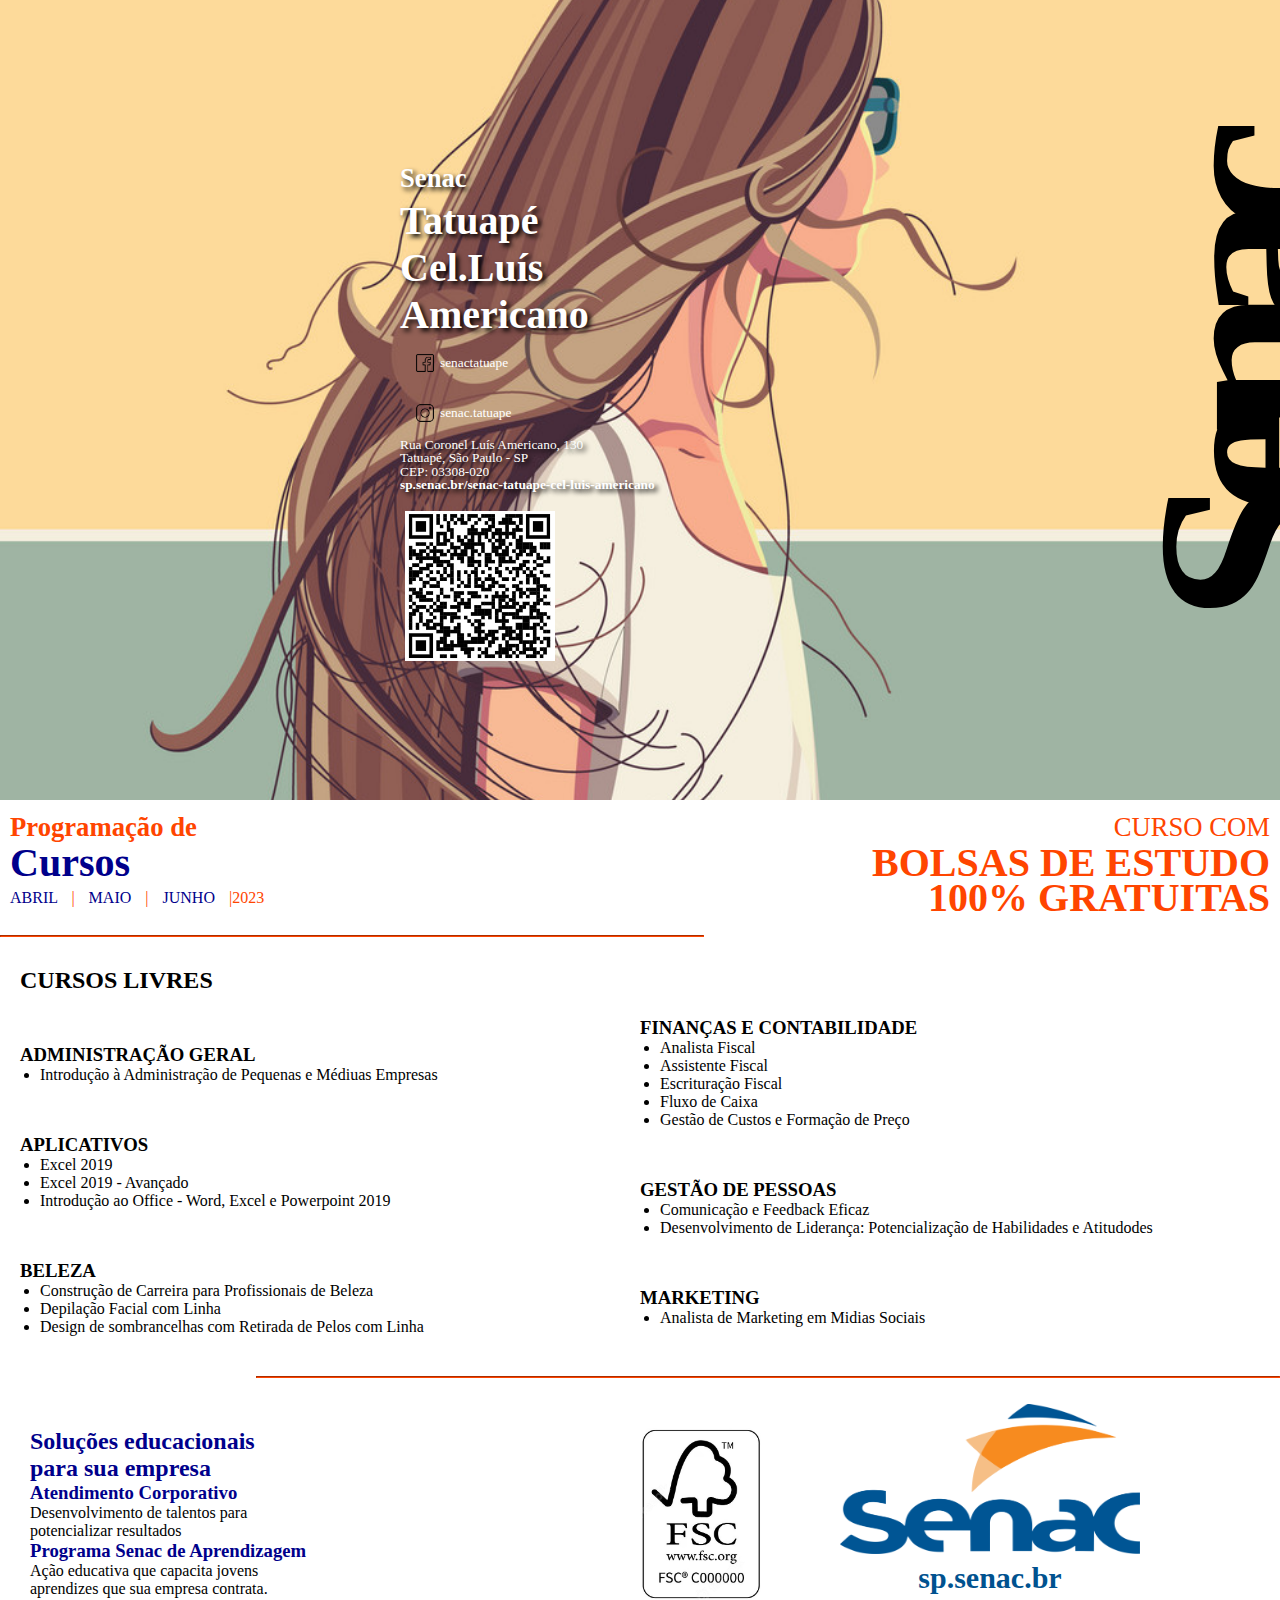
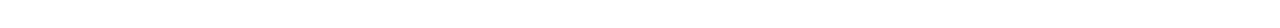
<file: aula02/index.html>
<!DOCTYPE html>
<html lang="pt-BR">
<head>
    <meta charset="UTF-8">
    <meta http-equiv="X-UA-Compatible" content="IE=edge">
    <meta name="viewport" content="width=device-width, initial-scale=1.0">
    <title>Banner Senac</title>
    <link rel="stylesheet" href="css/styles.css">
    <script>

        window.scrollbars.visible=false

    </script>
</head>
<body>
    <header>

        <div id="esquerda">
            <span>Senac</span><br>Tatuapé<br>Cel.Luís<br>Americano<br>
            <span id="fb"><img src="images/facebook.png" alt="facebook"> senactatuape</span>
            <span id="ig"><img src="images/instagram.png" alt="instagram"> senac.tatuape</span>

            <span id="end">
                Rua Coronel Luís Americano, 130 <br>
                Tatuapé, São Paulo - SP<br>
                CEP: 03308-020<br>
                <strong>sp.senac.br/senac-tatuape-cel-luis-americano</strong><br>
                <img src="images/qrcode.png" alt="scan qr code">
            </span>

        </div>
        <div id="direita">Senac</div>

    </header>
    
    <main>

        <div id="programacao">
            <div>
                <h4>Programação de</h4>
                <h3>Cursos</h3>
                <p>
                    ABRIL
                    <span>|</span>
                    MAIO
                    <span>|</span>
                    JUNHO
                    <span>|2023</span>
                </p>
            </div>



            <div style="text-align: right;">
                <h4 style="font-weight: lighter;">CURSO COM</h4>
                <h3 style="color:orangered">BOLSAS DE ESTUDO<br>100% GRATUITAS</h3>
            </div>

        </div>
        <hr>

        <div id="cursos">
            <div>
                <h2>CURSOS LIVRES</h2>
                <h3>ADMINISTRAÇÃO GERAL</h3>
                <ul>
                    <li>Introdução à Administração de Pequenas e Médiuas Empresas</li>
                </ul>
                <h3>APLICATIVOS</h3>
                <ul>
                    <li>Excel 2019</li>
                    <li>Excel 2019 - Avançado</li>
                    <li>Introdução ao Office - Word, Excel e Powerpoint 2019</li>
                </ul>
                <h3>BELEZA</h3>
                <ul>
                    <li>Construção de Carreira para Profissionais de Beleza</li>
                    <li>Depilação Facial com Linha</li>
                    <li>Design de sombrancelhas com Retirada de Pelos com Linha</li>
                </ul>
            </div>
            
            
            
            <div>
                <h3>FINANÇAS E CONTABILIDADE</h3>
                <ul>
                    <li>Analista Fiscal</li>
                    <li>Assistente Fiscal</li>
                    <li>Escrituração Fiscal</li>
                    <li>Fluxo de Caixa</li>
                    <li>Gestão de Custos e Formação de Preço</li>
                </ul>
                <h3>GESTÃO DE PESSOAS</h3>
                <ul>
                    <li>Comunicação e Feedback Eficaz</li>
                    <li>Desenvolvimento de Liderança: Potencialização de Habilidades e Atitudodes</li>
                </ul>
                <h3>MARKETING</h3>
                <ul>
                    <li>Analista de Marketing em Midias Sociais</li>
                    
                </ul>
                
            </div>


        </div>


    </main>






    <footer>
        <hr>
        
        <div id="rodape">
            <div>
                <h2>Soluções educacionais<br>para sua empresa</h2>
                <h3>Atendimento Corporativo</h3>
                <p>Desenvolvimento de talentos para <br>
                potencializar resultados</p>
                <h3>Programa Senac de Aprendizagem</h3>
                <p>Ação educativa que capacita jovens <br>
                aprendizes que sua empresa contrata.</p>
            </div>


            <div>
                <img src="images/fsc.jpg" alt="">
                <span><img src="images/senac_logo.png" alt="">sp.senac.br</span>
            </div>


        </div>
    </footer>
</body>
</html>
</file>
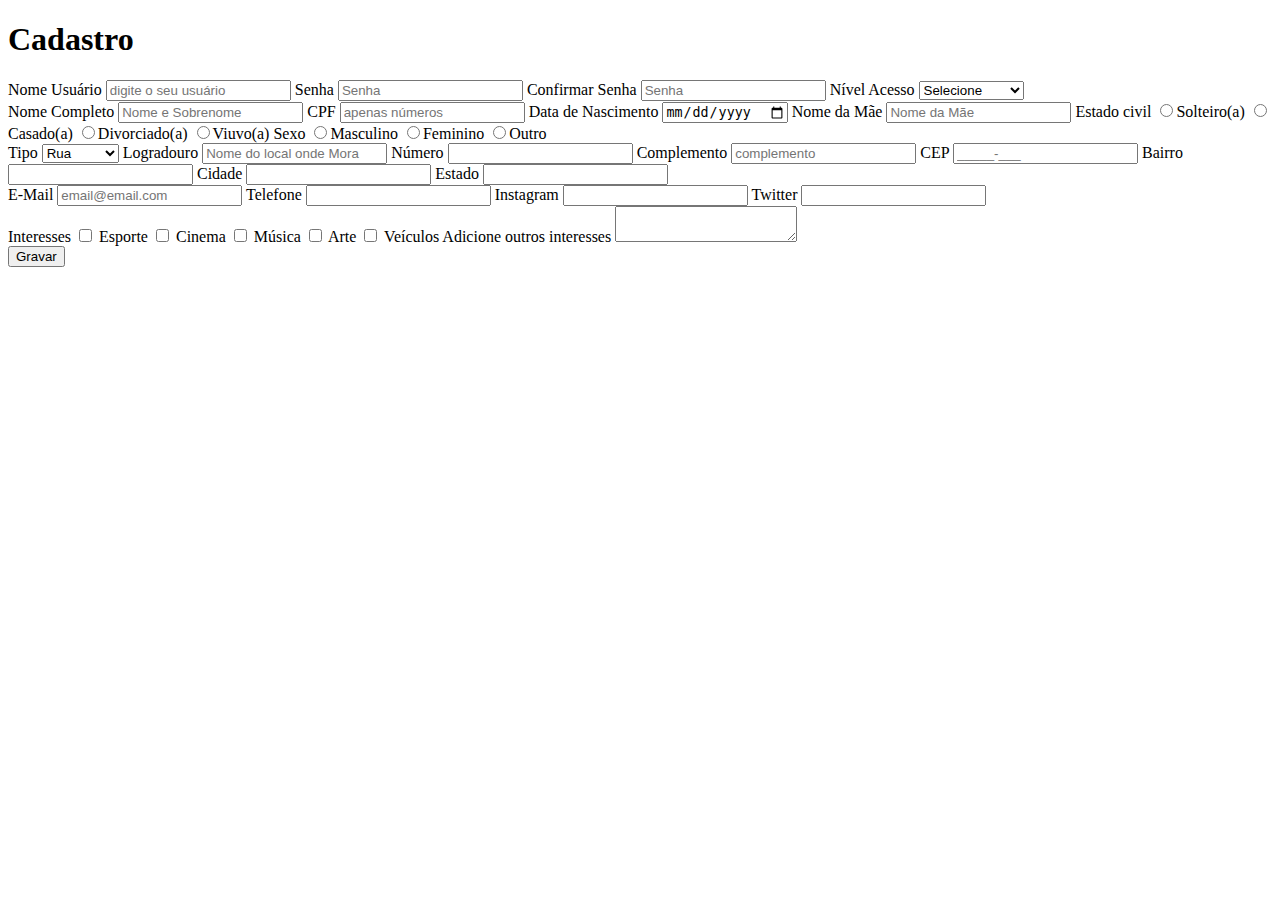
<file: aula03/index.html>
<!DOCTYPE html>
<html lang="pt-BR">
<head>
    <meta charset="UTF-8">
    <meta http-equiv="X-UA-Compatible" content="IE=edge">
    <meta name="viewport" content="width=device-width, initial-scale=1.0">
    <title>Formulário de Cadastro</title>
</head>
<body>
    <header>
        <h1>Cadastro</h1>
    </header>
    <main>
        <form action="confirmar.html" method="post" id="frmcadastro" enctype="multipart/form-data">

            <section id="login">
                <label for="txtusuario">Nome Usuário</label>
                <input type="text" id="txtusuario" name="txtusuario" placeholder="digite o seu usuário" maxlength="5" required>

                <label for="txtsenha">Senha</label>
                <input type="password" name="txtsenha" id="txtsenha" required placeholder="Senha" maxlength="8">

                <label for="txtconfirmarsenha">Confirmar Senha</label>
                <input type="password" name="txtconfirmarsenha" id="confirmartxtsenha" required placeholder="Senha" maxlength="8">

                <label for="cbonivelacesso">Nível Acesso</label>
                <select id="cbonivelacesso">
                    <option value="Nenhum">Selecione</option>
                    <option value="Admin">Administrador</option>
                    <option value="User">Usuário</option>
                    <option value="Guess">Convidado</option>
                </select>

            </section>

            <section id="dadospessoais">
                <label for="txtnomecompleto">Nome Completo</label>
                <input type="text" name="txtnomecompleto" id="txtnomecompleto" placeholder="Nome e Sobrenome" maxlength="50" minlength="5" required>

                <label for="txtcpf">CPF</label>
                <input type="text" name="txtcpf" id="txtcpf" placeholder="apenas números" pattern="[0-9]{11}" required>

                <label for="txtnascimento">Data de Nascimento</label>
                <input type="date" name="txtnascimento" id="txtnascimento" required>

                <label for="txtnomemae">Nome da Mãe</label>
                <input type="text" name="txtnomemae" id="txtnomemae" maxlength="50" minlength="5" required placeholder="Nome da Mãe">

                <label for="optestadocivil">Estado civil</label>
                <input type="radio" name="optestadocivil" id="optestadocivil" value="Solteiro(a)">Solteiro(a)
                <input type="radio" name="optestadocivil" id="optestadocivil" value="Casado(a)">Casado(a)
                <input type="radio" name="optestadocivil" id="optestadocivil" value="Divorciado(a)">Divorciado(a)
                <input type="radio" name="optestadocivil" id="optestadocivil" value="Viuvo(a)">Viuvo(a)

                <label for="optsexo">Sexo</label>
                <input type="radio" name="optsexo" id="optsexo" value="Masculino">Masculino
                <input type="radio" name="optsexo" id="optsexo" value="Feminino">Feminino
                <input type="radio" name="optsexo" id="optsexo" value="Outro">Outro

            </section>

            <section id="endereco">
                <label for="cbotipo">Tipo</label>
                <select name="cbotipo" id="cbotipo">
                    <option value="Rua">Rua</option>
                    <option value="Avenida">Avenida</option>
                    <option value="Travessa">Travessa</option>
                    <option value="Alameda">Alameda</option>
                    <option value="Praça">Praça</option>
                    <option value="Estrada">Estrada</option>
                    <option value="Viela">Viela</option>
                </select>

                <label for="txtlogradouro">Logradouro</label>
                <input type="text" name="txtlogradouro" id="txtlogradouro" required placeholder="Nome do local onde Mora">

                <label for="txtnumero">Número</label>
                <input type="text" name="txtnumero" id="txtnumero" maxlength="10">

                <label for="txtcomplemento">Complemento</label>
                <input type="text" name="txtcomplemento" id="txtcomplemento" required placeholder="complemento">

                <label for="txtcep">CEP</label>
                <input type="text" name="txtcep" id="txtcep" placeholder="_____-___" pattern="[0-9]\-[0-9]{8}">

                <label for="txtbairro">Bairro</label>
                <input type="text" name="txtbairro" id="txtbairro" required>

                <label for="txtcidade">Cidade</label>
                <input type="text" name="txtcidade" id="txtcidade" required>

                <label for="txtestado">Estado</label>
                <input type="text" name="txtestado" id="txtestado" required>

            </section>

            <section id="contato">

                <label for="txtemail">E-Mail</label>
                <input type="email" name="txtemail" id="txtemail" placeholder="email@email.com" required>

                <label for="txttelefone">Telefone</label>
                <input type="tel" name="txttelefone" id="txttelefone" required>

                <label for="txtinstagram">Instagram</label>
                <input type="text" name="txtinstagram" id="txtinstagram">

                <label for="txttwitter">Twitter</label>
                <input type="text" name="txttwitter" id="txttwitter">

            </section>
            
            <section id="interesse">

                <label for="chkinteresses">Interesses</label>
                <input type="checkbox" name="chkesporte" id="chkesporte"> Esporte
                <input type="checkbox" name="chkcinema" id="chkcinema"> Cinema
                <input type="checkbox" name="chkmusica" id="chkmusica"> Música
                <input type="checkbox" name="chkarte" id="chkarte"> Arte
                <input type="checkbox" name="chkveiculos" id="chkveiculos"> Veículos

                <label for="txtoutros">Adicione outros interesses</label>
                <textarea name="txtoutros" id="txtoutros"></textarea>


            </section>


            <input type="submit" value="Gravar">
        </form>
    </main>
</body>
</html>
</file>
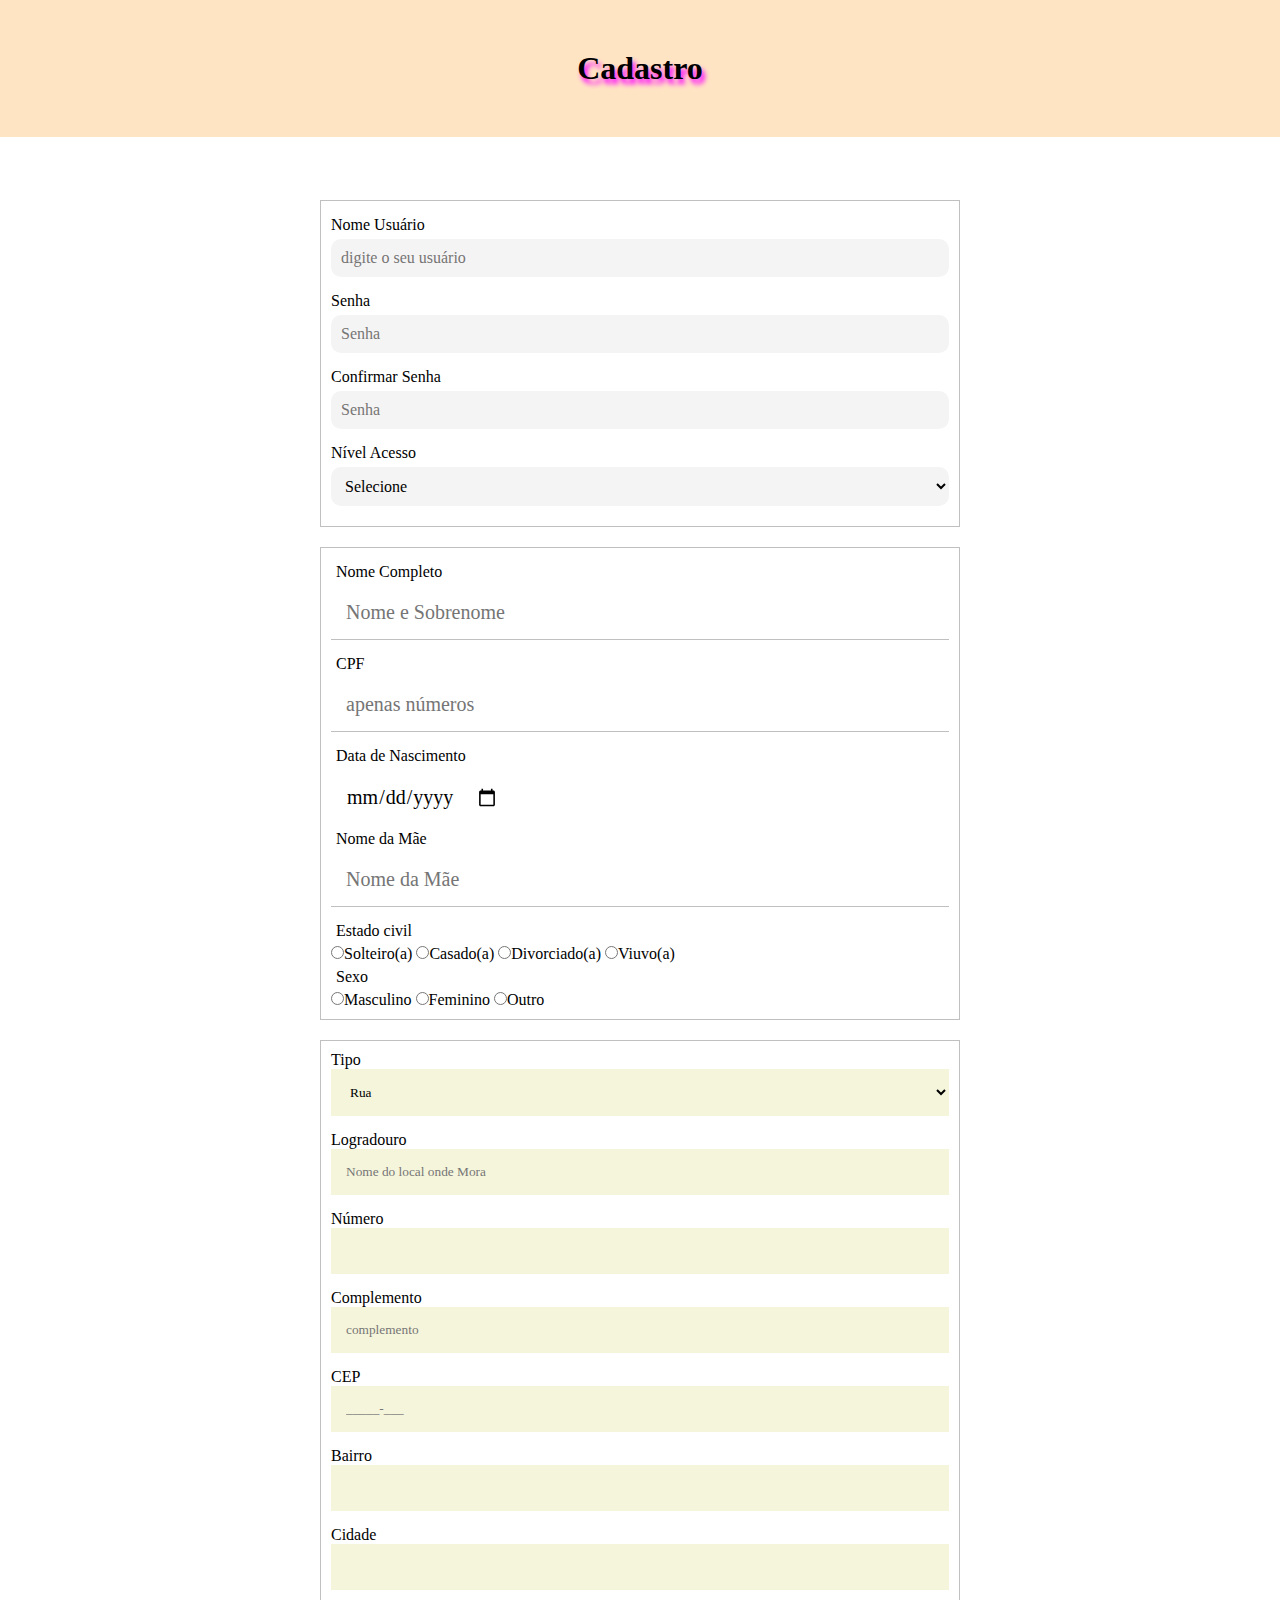
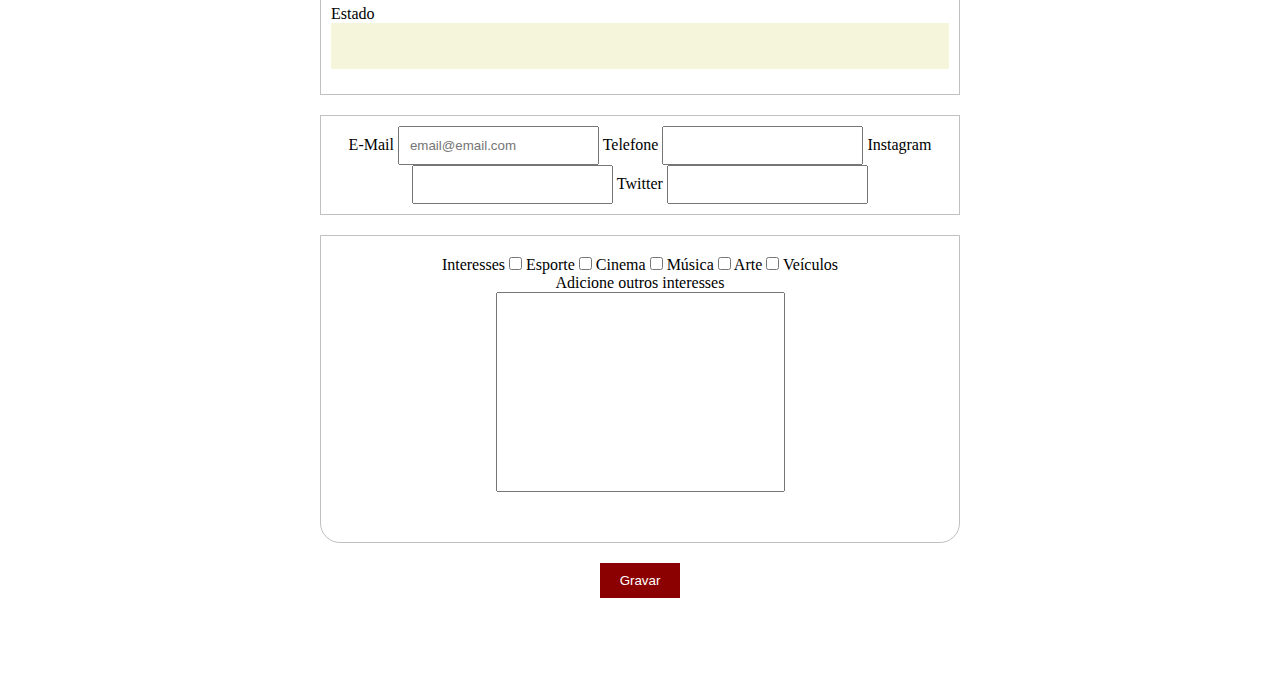
<file: aula04/index.html>
<!DOCTYPE html>
<html lang="pt-BR">
<head>
    <meta charset="UTF-8">
    <meta http-equiv="X-UA-Compatible" content="IE=edge">
    <meta name="viewport" content="width=device-width, initial-scale=1.0">
    <title>Formulário de Cadastro</title>
    <link rel="stylesheet" href="css/styles.css">
</head>
<body>
    <header>
        <h1>Cadastro</h1>
    </header>
    <main>
        <form action="confirmar.html" method="post" id="frmcadastro" enctype="multipart/form-data">

            <section id="login">
                <label for="txtusuario">Nome Usuário</label>
                <input type="text" id="txtusuario" autocomplete="off" name="txtusuario" placeholder="digite o seu usuário" maxlength="5" required>

                <label for="txtsenha">Senha</label>
                <input type="password" name="txtsenha" id="txtsenha" required placeholder="Senha" maxlength="8">

                <label for="txtconfirmarsenha">Confirmar Senha</label>
                <input type="password" name="txtconfirmarsenha" id="confirmartxtsenha" required placeholder="Senha" maxlength="8">

                <label for="cbonivelacesso">Nível Acesso</label>
                <select id="cbonivelacesso">
                    <option value="Nenhum">Selecione</option>
                    <option value="Admin">Administrador</option>
                    <option value="User">Usuário</option>
                    <option value="Guess">Convidado</option>
                </select>

            </section>

            <section id="dadospessoais">
                <label for="txtnomecompleto">Nome Completo</label>
                <input type="text" name="txtnomecompleto" id="txtnomecompleto" placeholder="Nome e Sobrenome" maxlength="50" minlength="5" required>

                <label for="txtcpf">CPF</label>
                <input type="text" name="txtcpf" id="txtcpf" placeholder="apenas números" pattern="[0-9]{11}" required>

                <label for="txtnascimento">Data de Nascimento</label>
                <input type="date" name="txtnascimento" id="txtnascimento" required>

                <label for="txtnomemae">Nome da Mãe</label>
                <input type="text" name="txtnomemae" id="txtnomemae" maxlength="50" minlength="5" required placeholder="Nome da Mãe">

                <label for="optestadocivil">Estado civil</label>
                <input type="radio" name="optestadocivil" id="optestadocivil" value="Solteiro(a)">Solteiro(a)
                <input type="radio" name="optestadocivil" id="optestadocivil" value="Casado(a)">Casado(a)
                <input type="radio" name="optestadocivil" id="optestadocivil" value="Divorciado(a)">Divorciado(a)
                <input type="radio" name="optestadocivil" id="optestadocivil" value="Viuvo(a)">Viuvo(a)

                <label for="optsexo">Sexo</label>
                <input type="radio" name="optsexo" id="optsexo" value="Masculino">Masculino
                <input type="radio" name="optsexo" id="optsexo" value="Feminino">Feminino
                <input type="radio" name="optsexo" id="optsexo" value="Outro">Outro

            </section>

            <section id="endereco">
                <label for="cbotipo">Tipo</label>
                <select name="cbotipo" id="cbotipo">
                    <option value="Rua">Rua</option>
                    <option value="Avenida">Avenida</option>
                    <option value="Travessa">Travessa</option>
                    <option value="Alameda">Alameda</option>
                    <option value="Praça">Praça</option>
                    <option value="Estrada">Estrada</option>
                    <option value="Viela">Viela</option>
                </select>

                <label for="txtlogradouro">Logradouro</label>
                <input type="text" name="txtlogradouro" id="txtlogradouro" required placeholder="Nome do local onde Mora">

                <label for="txtnumero">Número</label>
                <input type="text" name="txtnumero" id="txtnumero" maxlength="10">

                <label for="txtcomplemento">Complemento</label>
                <input type="text" name="txtcomplemento" id="txtcomplemento" required placeholder="complemento">

                <label for="txtcep">CEP</label>
                <input type="text" name="txtcep" id="txtcep" placeholder="_____-___" pattern="[0-9]\-[0-9]{8}">

                <label for="txtbairro">Bairro</label>
                <input type="text" name="txtbairro" id="txtbairro" required>

                <label for="txtcidade">Cidade</label>
                <input type="text" name="txtcidade" id="txtcidade" required>

                <label for="txtestado">Estado</label>
                <input type="text" name="txtestado" id="txtestado" required>

            </section>

            <section id="contato">

                <label for="txtemail">E-Mail</label>
                <input type="email" name="txtemail" id="txtemail" placeholder="email@email.com" required>

                <label for="txttelefone">Telefone</label>
                <input type="tel" name="txttelefone" id="txttelefone" required>

                <label for="txtinstagram">Instagram</label>
                <input type="text" name="txtinstagram" id="txtinstagram">

                <label for="txttwitter">Twitter</label>
                <input type="text" name="txttwitter" id="txttwitter">

            </section>
            
            <section id="interesse">

                <label for="chkinteresses">Interesses</label>
                <input type="checkbox" name="chkesporte" id="chkesporte"> Esporte
                <input type="checkbox" name="chkcinema" id="chkcinema"> Cinema
                <input type="checkbox" name="chkmusica" id="chkmusica"> Música
                <input type="checkbox" name="chkarte" id="chkarte"> Arte
                <input type="checkbox" name="chkveiculos" id="chkveiculos"> Veículos
                <br>
                <label for="txtoutros">Adicione outros interesses</label>
                <textarea name="txtoutros" id="txtoutros"></textarea>


            </section>


            <input type="submit" value="Gravar">
        </form>
    </main>
</body>
</html>
</file>
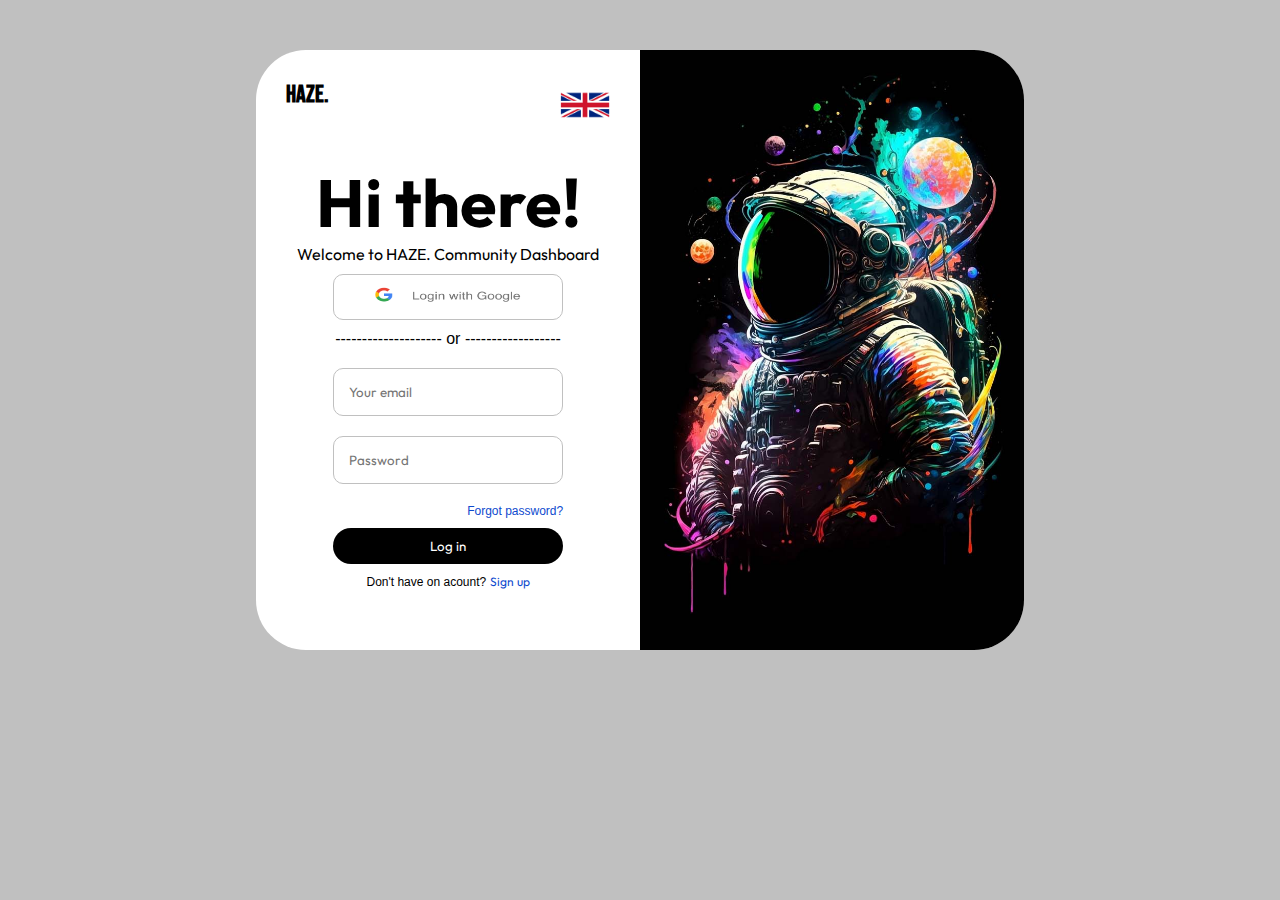
<file: aula05/index.html>
<!DOCTYPE html>
<html lang="en">

<head>
    <meta charset="UTF-8">
    <meta http-equiv="X-UA-Compatible" content="IE=edge">
    <meta name="viewport" content="width=device-width, initial-scale=1.0">
    <title>Document</title>
    <link rel="stylesheet" href="css/styles.css">
    <style>
        @import url('https://fonts.googleapis.com/css2?family=Bebas+Neue&family=Outfit:wght@600&display=swap');
        </style>
</head>

<body>


    <main>
        <form action="">
            <div id="titulo">
                <h2>HAZE.</h2>
                <img src="img/flageng.png">
            </div>
            <div id="elements">
                <h1>Hi there!</h1>
                <p>Welcome to HAZE. Community Dashboard</p>
                <p id="buttongoogle">
                    <img src="img/logingoogle.png" alt="">
                </p>
                <div id="separator">
                    -------------------- or ------------------
                </div>

                <input type="email" name="txtemail" id="txtemail" placeholder="Your email">
                <input type="password" name="txtpassword" id="txtpassword" placeholder="Password">
                <label for="" id="forgot">Forgot password?</label>
                <input type="submit" value="Log in">
                <label for="" id="register">Don't have on acount? <span>Sign up</span></label>
            </div>
        </form>
        <div id="area">

        </div>

    </main>


</body>

</html>
</file>
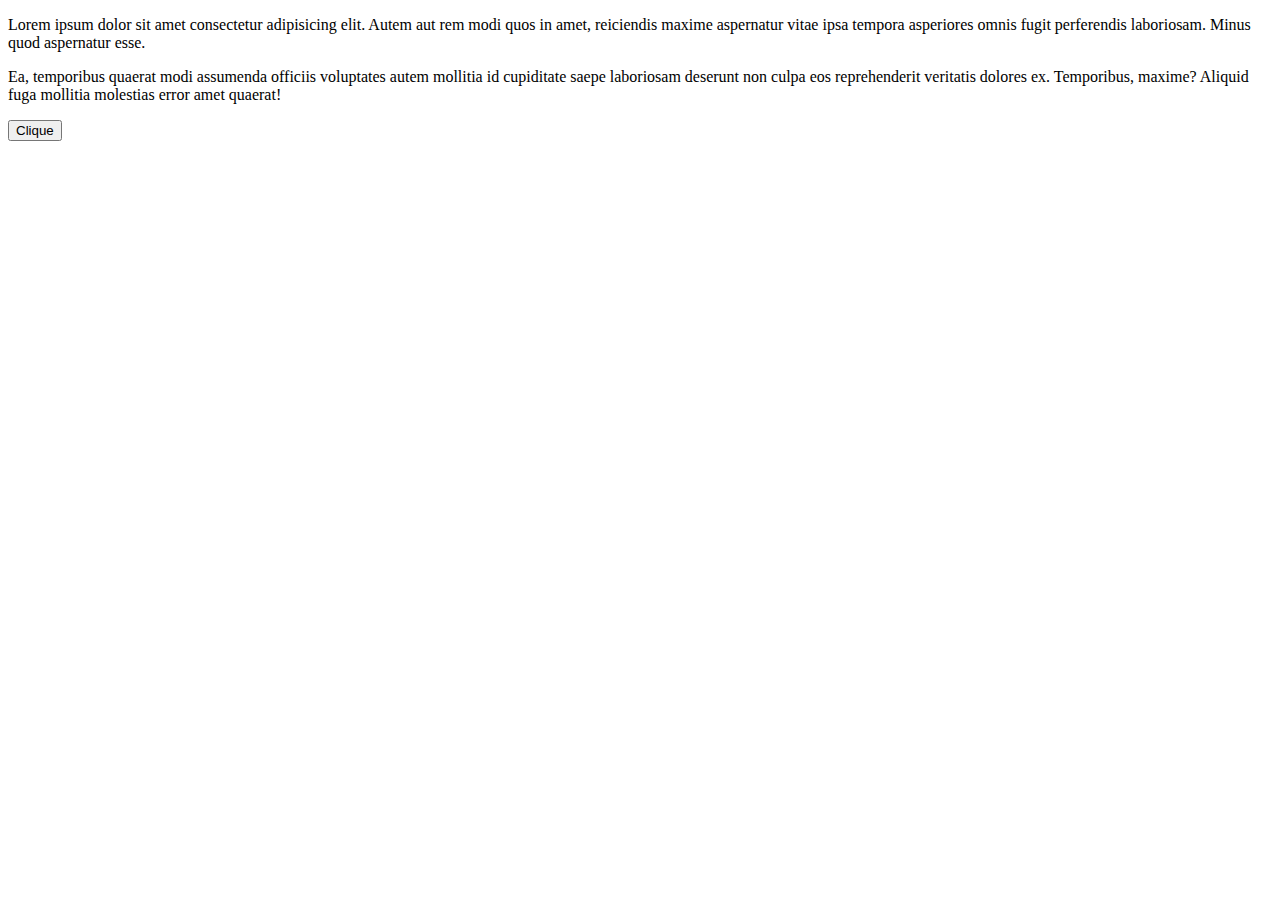
<file: aula06/javascript/index.html>
<!DOCTYPE html>
<html lang="pt-BR">
<head>
    <meta charset="UTF-8">
    <meta http-equiv="X-UA-Compatible" content="IE=edge">
    <meta name="viewport" content="width=device-width, initial-scale=1.0">
    <title>Primeira aula Javascript</title>
   
</head>
<body>
    <p>Lorem ipsum dolor sit amet consectetur adipisicing elit. Autem aut rem modi quos in amet, reiciendis maxime aspernatur vitae ipsa tempora asperiores omnis fugit perferendis laboriosam. Minus quod aspernatur esse.</p>
    <p>Ea, temporibus quaerat modi assumenda officiis voluptates autem mollitia id cupiditate saepe laboriosam deserunt non culpa eos reprehenderit veritatis dolores ex. Temporibus, maxime? Aliquid fuga mollitia molestias error amet quaerat!</p>
    <button onclick="mensagem();">Clique</button>

   <script src="js/index.js"></script>
</body>
</html>
</file>
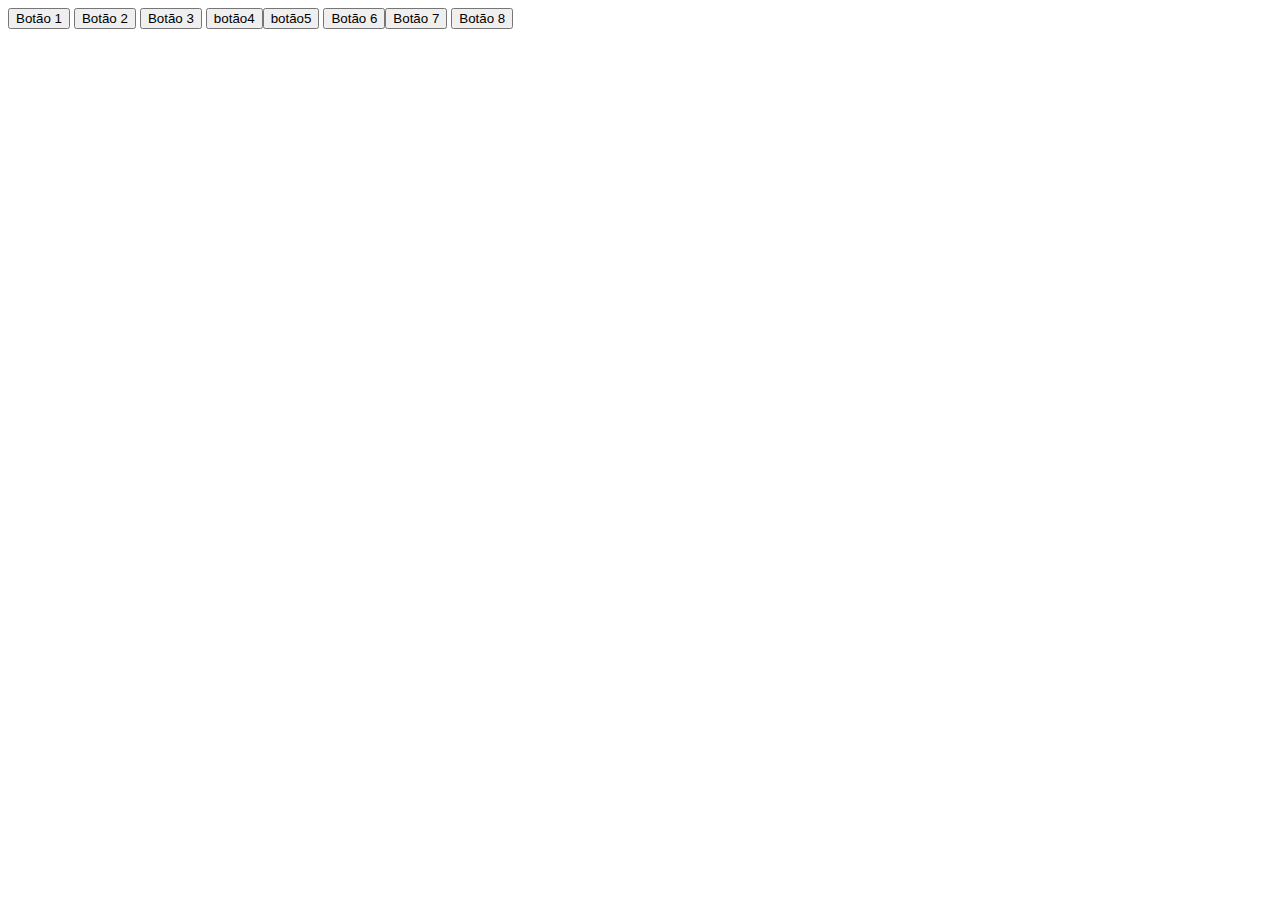
<file: aula09/javascript/index.html>
<!DOCTYPE html>
<html lang="pt-BR">
<head>
    <meta charset="UTF-8">
    <meta http-equiv="X-UA-Compatible" content="IE=edge">
    <meta name="viewport" content="width=device-width, initial-scale=1.0">
    <title>Document</title>
</head>
<body>
    <button id="btn1" onclick="data();"> Botão 1 </button>
    <button id="btn2" onclick="data();"> Botão 2 </button>
    <button id="btn3" onclick="alert(valorJuros(500,0.06))"> Botão 3 </button>

    <script src="js/script1.js"></script>
    <script src="js/script2.js"></script>
    <script src="js/script3.js"></script>
    <script src="js/script5.js"></script>
</body>

</html>
</file>
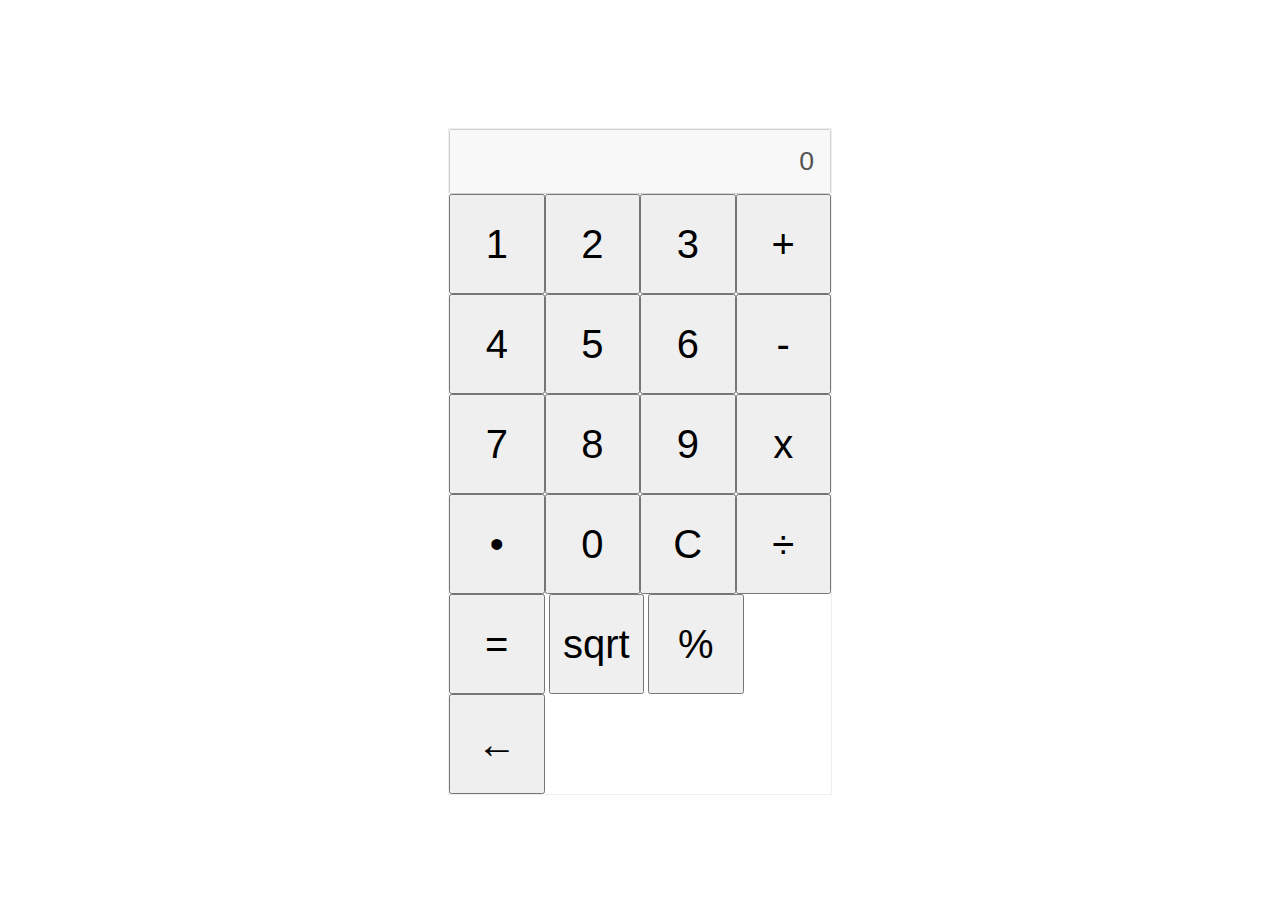
<file: aula06/javascript/form.html>
<!DOCTYPE html>
<html lang="pt-BR">
<head>
    <meta charset="UTF-8">
    <meta http-equiv="X-UA-Compatible" content="IE=edge">
    <meta name="viewport" content="width=device-width, initial-scale=1.0">
    <title>Cálculos</title>
    <link rel="stylesheet" href="css/index.css">
</head>
<body>
    <form onsubmit="return false;">
        <input type="text" name="" id="" disabled>
        <div><button id="btn1" onclick="adicionar1();">1</button><button id="btn2" onclick="adicionar2();">2</button><button id="btn3" onclick="adicionar3();">3</button><button id="btnSoma" onclick="soma()">+</button></div>
        <div><button id="btn4" onclick="adicionar4();">4</button><button id="btn5" onclick="adicionar5();">5</button><button id="btn6" onclick="adicionar6();">6</button><button id="btnSubtrair" onclick="subtrair()">-</button></div>
        <div><button id="btn7" onclick="adicionar7();">7</button><button id="btn8" onclick="adicionar8();">8</button><button id="btn9" onclick="adicionar9();">9</button><button id="btnMultiplicar" onclick="multiplicar()">x</button></div>
        <div><button id="btnPonto" onclick="adicionarPonto();">•</button><button id="btn0" onclick="adicionar0();">0</button><button id="btnC" onclick="apagarDisplay();">C</button><button id="btnDividir" onclick="dividir()">÷</button></div>
        <div>
            <button id="btnIgual" onclick="igual()">=</button>
            <button id="btnRaiz" onclick="igual()">sqrt</button>
            <button id="btnPor" onclick="igual()">%</button>
            <button id="btnBack" onclick="igual()">&larr;</button>        
        </div>
    </form>

    <script src="js/index.js"></script>

</body>
</html>
</file>
<file: aula02/css/styles.css>
*{
    margin:0;
    padding:0;
    box-sizing: border-box;
}

header{
    /* aplicar uma imagem de fundo com 
    o comando background-image */
    background-image:url("../images/backgirl3.jpg");
    /* largura do header */
    width:100%;
    /* altura do header */
    height:800px;
    /* não repetir a imagem de fundo */
    background-repeat: no-repeat;
    /* alterar o tamanho da imagem de fundo */
    background-size: 100%;
    /* alterar a posição do plano de fundo.
        o primeiro elemento é a posição x e segundo 
        a posição y */
    background-position: 0 -200px;
    /* vamos dispor(display) o conteúdo de forma
    flexível */
    display: flex;
    
}

header #direita{
    font-size:200pt;
    font-family: verdana;
    /* por em negrito */
    font-weight: bold;
    color:black;
    transform: rotate(-90deg);
    letter-spacing: -40px;
    flex: 1;
    height: 300px;
    margin-top: 240px;
    margin-right:-200px ;
}
header #esquerda{
    flex: 5;
    padding-left: 400px;
    color:white;
    font-family: verdana;
    font-size:30pt;
    font-weight: bold;
    padding-top: 150px;
    text-shadow: 3px 3px 5px black;
}

header #esquerda span{
    font-size:20pt
}
header #esquerda img{
    width: 20px;
    height: 20px;
    margin: 5px
}
header #esquerda #fb, header #esquerda #ig{
    font-size: 10pt;
    font-weight: normal;
    text-shadow: none;
    padding:10px;
    display: flex;
    align-items: center;
}

header #esquerda #end{
    font-weight: lighter;
    font-size: 10pt;
    line-height: 10pt;
    display: block;
}
header #esquerda #end img{
    margin-top: 20px;
    width: 150px;
    height: 150px;
}
main #programacao{
    display: flex;
}
main #programacao div{
    flex: 1;
    font-family: verdana;
    line-height: 35px;
    padding:10px
}
main #programacao div h4{
    font-size: 20pt;
    color:orangered;
}
main #programacao div h3{
    font-size: 30pt;
    color:darkblue
}
main #programacao div p{
    color: darkblue;
}

main #programacao div p span{
    color: orangered;
    margin: 0 10px;
}
main hr{
    display: block;
    border-color: orangered;
    border-width: 1px;
    width: 55%;
    margin:10px 0;
}

main #cursos{
    display: flex;
    padding:20px;
    font-family: Verdana;
}
main #cursos div{
    flex:1
}

main #cursos div h3{
    margin-top:50px;
}

main #cursos div ul{
    padding-left: 20px;
}

footer hr{
    width: 80%;
    border-color: orangered;
    border-width: 1px;
    margin: 20px 0;
    margin-left: auto;
    
}
footer #rodape{
    display: flex;
    font-family: verdana;
    padding:30px
}
footer #rodape div{
    flex: 1;
}

footer #rodape h2, footer #rodape h3{
    color: darkblue;
    
}
footer #rodape div img{
    width: 20%;
}
footer #rodape div span img{
  
    width: 300px;
    height: 150px;

}
footer #rodape div span {
    text-align: center;
    display: block;
    width: 300px;
    font-size: 30px;
    font-weight: bold;
    margin-left: 200px;
    margin-top: -200px;
    color:#00528f;
}
</file>
<file: aula04/css/styles.css>
*{
    /* zerar as margens */
    margin: 0; /*margem externa zerada*/
    padding:0; /*margem interna zerada*/
    box-sizing: border-box;
}
section{
    margin:20px auto; /*alinha as seções ao centro*/
    width: 50%;/*largura reduzida para 70% da tela*/
    border:1px solid silver;
    padding:10px;
    font-family: verdana;
}
#login label{
    display: block;
    font-family: Verdana;
    font-size:12pt;
    margin: 5px 0;
}
#login input, #login select, #login select option{
    width: 100%;
    padding:10px;
    margin-bottom: 10px;/*margin inferior*/
    font-family: verdana;
    font-size: 12pt;
    font-weight: lighter;
    outline-color: limegreen;/*cor da borda quando recebe foco*/
    border-radius: 10px;/*arredondar os cantos*/
    background-color: rgb(245, 244, 244);
    border:0; /*retirar a borda*/
}

#dadospessoais label{
    font-family: verdana;
    font-size: 12pt;
    display: block;
    padding: 5px;
}

#dadospessoais input[type=text]{
    width: 100%;
    padding:15px;
    font-family: verdana;
    font-size: 15pt;
    margin-bottom: 10px;
    border:0;
    border-bottom: 1px solid silver;
    outline: none;
}
#dadospessoais input[type=date]{
    padding:15px;
    font-family: verdana;
    font-size: 15pt;
    border: 0;
    
}
#dadospessoais input[type=date]:valid{
    background-color: teal;
}
#endereco input, #endereco select{
    display: block;
    width: 100%;
    margin-bottom: 15px;
    border: 0;
    background-color: beige;
    outline: none;
    padding: 15px;
    font-family: verdana;
}

#contato{
    text-align: center;
}
#contato input{
    padding:10px
}
#interesse{
    padding: 20px 30px 50px 30px;
    text-align: center;
    border-bottom-left-radius: 20px;
    border-bottom-right-radius: 20px;
    font-family: 'Lucida Sans';
    font-size: 12pt;
}
#interesse textarea{
    resize: none;/*não deixa a caixa redimencionar*/
    display: block;
    width: 50%;
    height: 200px;
    margin-left: auto;
    margin-right: auto;
    padding: 10px;
    font-family: verdana;
    outline: limegreen;
}
#interesse textarea::-webkit-scrollbar{
    background-color: rgb(219, 238, 175);
}

#interesse textarea::-webkit-scrollbar-button{
    background-color: rgb(67, 90, 13);
}
#interesse textarea::-webkit-scrollbar-thumb{
    background-color:white
}
#interesse textarea::-webkit-scrollbar-track{
    background-color: rgb(219, 238, 0);
}



header{
    padding: 50px 0;
    background-color: bisque;
    position:fixed;
    width: 100%;
    z-index: 1000;
    top:0
}

header h1{
    font-family: verdana;
    text-align: center;
    text-shadow: 3px 5px 5px magenta;
}
form{
    margin-top: 200px;
}

form input[type=submit]{
    padding: 10px 20px;
    margin-left: auto;
    margin-right: auto;
    border: 0;
    background-color: darkred;
    color:white;
    margin-bottom: 100px;
    display: block;
}
</file>
<file: aula05/css/styles.css>
*{
    margin:0;
    padding:0;
    box-sizing: border-box;
    font-family: 'outfit';
}
body{
    background-color: silver;
}
main{
    background-color: white;
    width: 60%;
    margin: 50px auto;
    border-radius:50px;
    height: 600px;
    display: flex;
}
h2{
    font-family: 'Bebas Neue', sans-serif;
}
h1{
    font-size: 50pt;
}
#area{
    background-image: url("../img/astronauta.jpg");
    background-size: 100%;
    background-position: 0 -100px;
    border-top-right-radius:50px ;
    border-bottom-right-radius:50px ;
    height: 600px;
    flex: 1;
}
form{
    flex:1 ;
    height: 600px;
}
#titulo{
    display: flex;
    justify-content: space-between;
    padding: 30px;
}
#titulo img{
    width: 50px;
    height: 30;
}
#elements{
    text-align: center;
}
#buttongoogle{
    padding:10px;
    border:1px solid silver;
    width:60%;
    margin:10px auto;
    border-radius: 10px;

}
#buttongoogle img{
    width: 150px;
    height: 20px;
}
#elements input[type=email],#elements input[type=password]{
    display: block;
    margin: 20px auto;
    width: 60%;
    padding:15px;
    border-radius: 10px;
    border:1px solid silver
}
#separator{
    font-family: arial;
}
#forgot{
    display: block;
    width: 60%;
    margin: 10px auto;
    text-align: right;
    color:rgb(14, 74, 206);
    font-family: arial;
    font-size:9pt
}
#elements input[type=submit]{
    display: block;
    margin: 10px auto;
    width: 60%;
    color: white;
    border-radius: 30px;
    background-color: black;
    padding:10px;
    border:0
}

#register{
    display: block;
    width: 60%;
    margin: 10px auto;
    text-align: center;
    font-family: arial;
    font-size:9pt
}
#register span{
    color:rgb(14, 74, 206);
}
</file>
<file: aula06/javascript/css/index.css>
*{
    margin: 0;
    padding: 0;
    box-sizing: border-box;
}

form{
    width: 30%;
    margin:10% auto;
    border:1px solid #eee;
}
input[type=text]{
    width: 100%;
    padding: 15px;
    font-size: 20pt;
    text-align: right;
    outline-color: limegreen;
}
button{
    width: 25%;
    height: 100px;
    font-size: 30pt;
    cursor: pointer;
}
button:hover{
    background-color: limegreen;
}
button:active{
    background-color: magenta;
}
</file>
